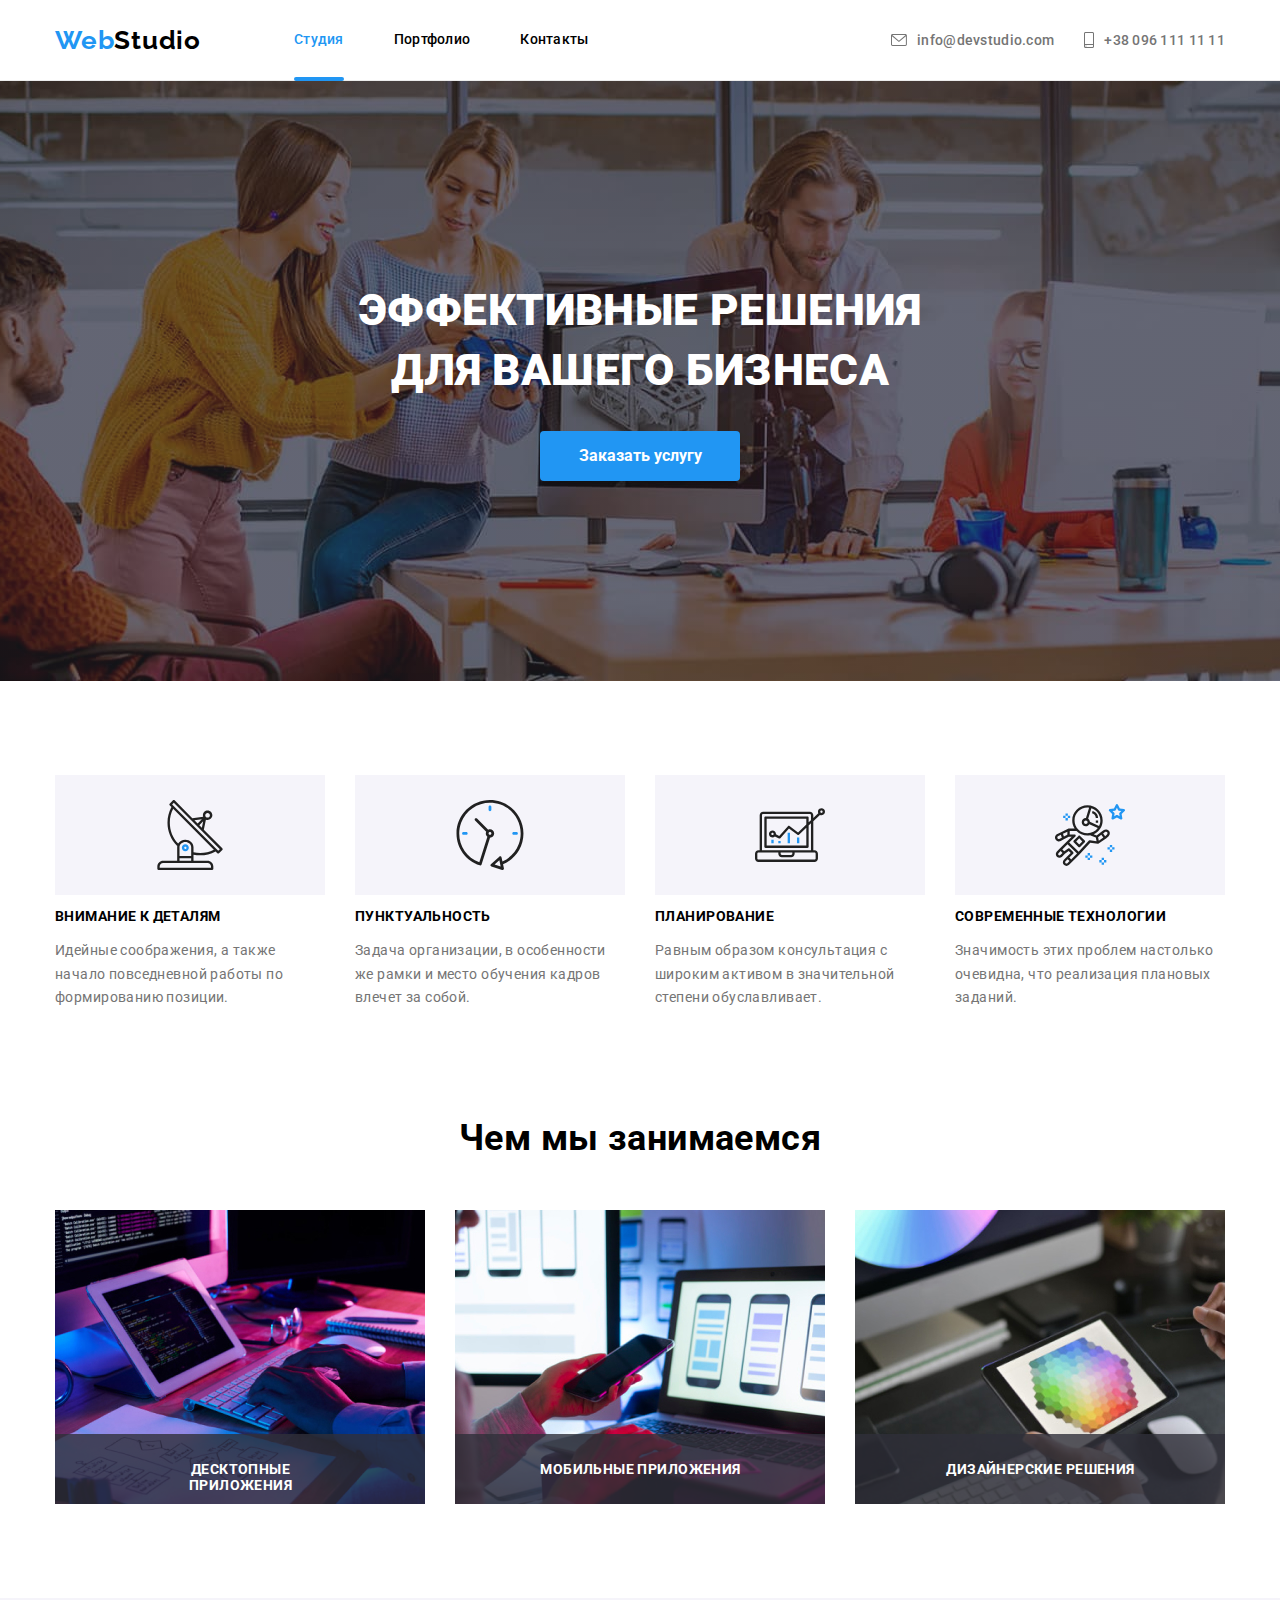
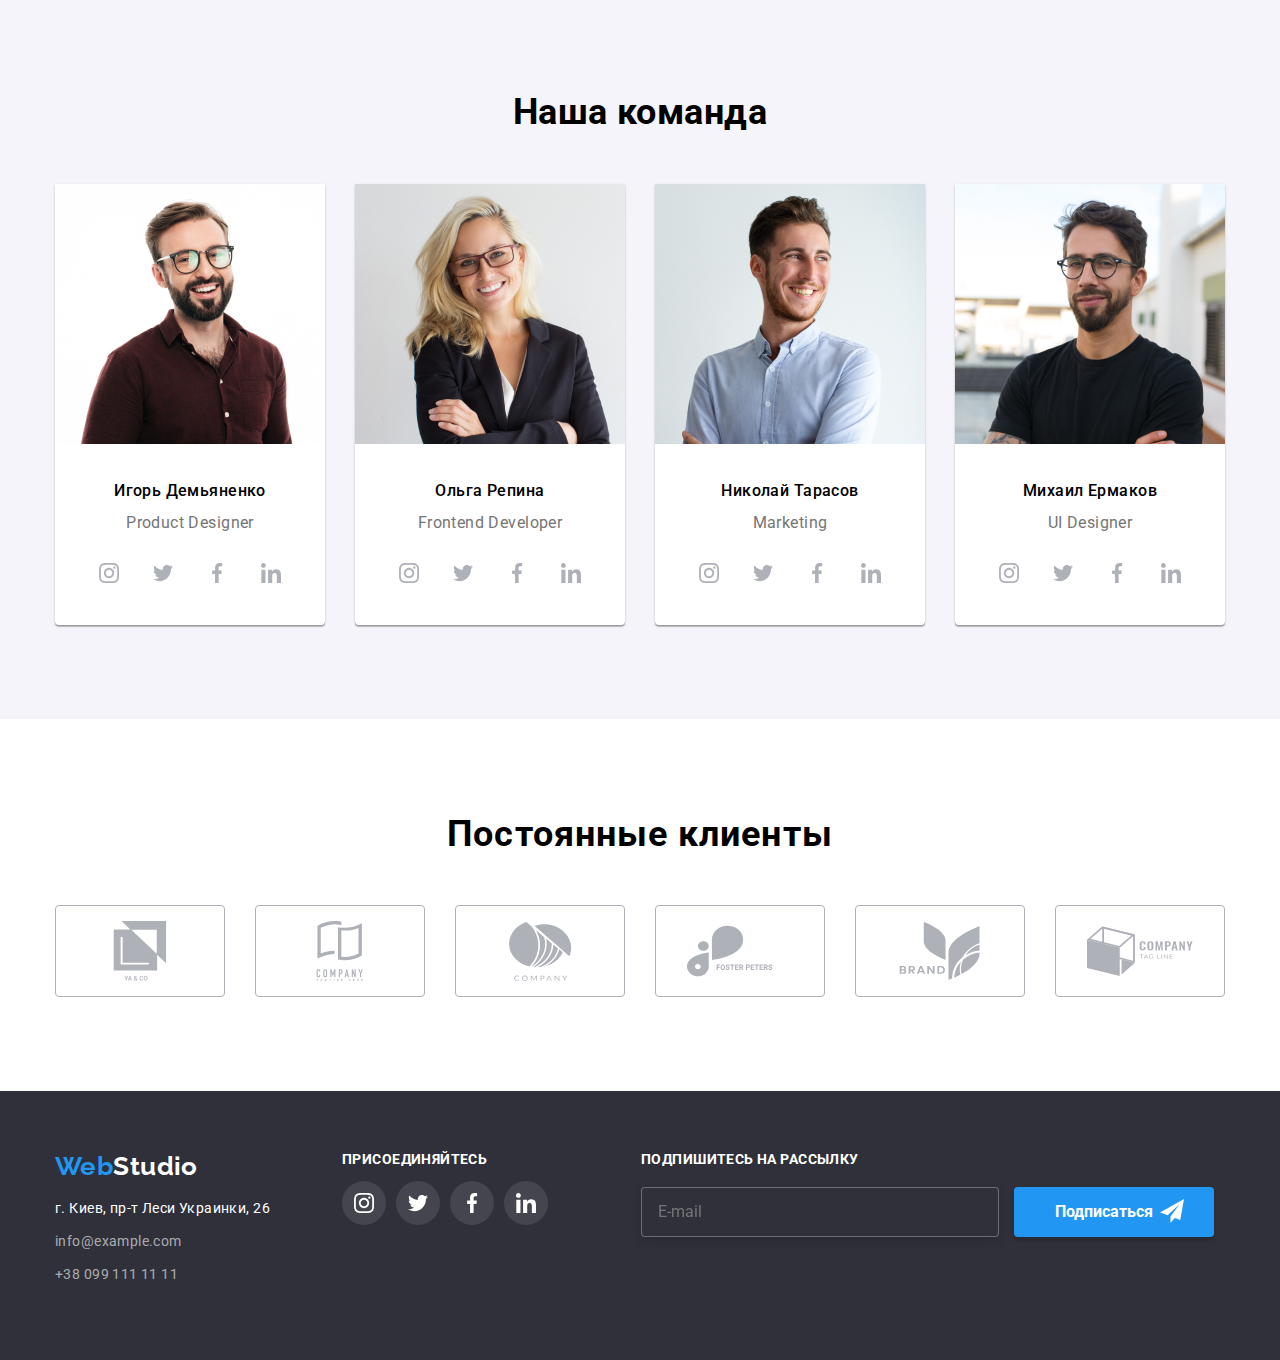
<file: index.html>
<!DOCTYPE html>
<html lang="en">
<head>
    <meta charset="UTF-8">
    <meta http-equiv="X-UA-Compatible" content="IE=edge">
    <meta name="viewport" content="width=device-width, initial-scale=1.0">
    <title>Homework1</title>
    <link rel="stylesheet" href="css/modern-normalize.css">
    <link rel="preconnect" href="https://fonts.googleapis.com">
    <link rel="preconnect" href="https://fonts.gstatic.com" crossorigin>
    <link
        href="https://fonts.googleapis.com/css2?family=Raleway:wght@700&family=Roboto:wght@400;500;700;900&display=swap"
        rel="stylesheet">
    <link rel="stylesheet" href="css/style.css">
</head>

<body>
    <!--Top block info HEADER-->
    <header class="main-nav">
        <div class="container">
        <div class="container-header">
            <nav class="container-mainnav">
                <a href="./index.html" class="header-title"><span class="web-title">Web</span>Studio</a>
                <ul class="site-nav">
                    <li class="item"><a href="./index.html" class="link current">Студия</a></li>
                    <li class="item"><a href="./portfolio.html" class="link">Портфолио</a></li>
                    <li class="item"><a href="Контакты" class="link">Контакты</a></li>
                </ul>
            </nav>
            <ul class="contacts">
                <li class="item-mail">
                    <a href="mailto:info@devstudio.com" class="icon-mail">
                        <svg class="mail" width="16px" height="12px">
                            <use href="./img/symbol-defs.svg#mail"></use>
                        </svg>
                        <span class="name-mail"> info@devstudio.com</span></a>
                </li>
                <li class="item-phone">
                    <a href="tel:+380961111111" class="icon-phone">
                        <svg class="phone" width="10px" height="16px">
                            <use href="./img/symbol-defs.svg#phone"></use>
                        </svg>
                        <span class="name-phone"> +38 096 111 11 11</span> </a>
                </li>
            </ul>
        </div>
        </div>
    </header>
    

    <!--Big block MAIN-->
    <main>
        <section class="section huge-section">
            <div class="container centered">
            <h1 class="main-title">ЭФФЕКТИВНЫЕ РЕШЕНИЯ <br> ДЛЯ ВАШЕГО БИЗНЕСА</h1>
            <button type="button" class="button-primary" data-open-modal>Заказать услугу</button>
            <div class="backdrop is-hidden" data-backdrop>
                <div class="modal">
                    <button data-modal-close class="close">
                        <svg width="18px" height="18px">
                            <use href="./img/symbol-defs1.svg#icon-close"></use>
                        </svg>
                        </button>
                            <h2 class="modal-title">Оставьте свои данные, мы вам перезвоним</h2>
                        <form class="form">
                           <label class="form-field" >
                               <span class="form-label">Имя</span> 
                               <input type="text" name="name" class="form-input">
                               <svg class="icons-modal" width="18px" height="18px" >
                                   <use href="./img/icons.svg#icon-person"></use>
                               </svg>
                           </label>
                           <label class="form-field">
                            <span class="form-label">Телефон</span>
                               <input type="tel" name="phone" class="form-input">
                             <svg class="icons-modal" width="18px" height="18px">
                                 <use href="./img/icons.svg#icon-phone" ></use>
                             </svg>
                           </label>
                           <label class="form-field">
                            <span class="form-label">Почта</span>
                               <input type="email" name="mail" class="form-input">
                            <svg class="icons-modal" width="18px" height="18px">
                                <use href="./img/icons.svg#icon-mail"></use>
                            </svg>
                           </label>

                           <label class="form-field">
                            <span class="form-label_comment">Комментарий</span>
                               <textarea name="comment" placeholder="Введите текст"></textarea>
                           </label>

                           <label class="policy">
                               <input type="checkbox" class="checkbox" name="checkbox">
                               <span class="form-policy"></span>
                            Соглашаюсь с рассылкой и принимаю &#160;<a href="" class="link-policy">Условия договора</a> 
                           </label>
                    <button type="submit" class="modal-button">Отправить</button>
                    
                            </form>
                       
                   
                </div>
            </div>
        </section>
        <section class="section container-offer">
            <h2 class="hiden">Что мы предлагаем</h2>
            <div class="container">
            <ul class="container-four">
                <!--4 blocks together-->
                <li class="list-four">
                    <div class="list-four_icon">
                    <svg class="icon" width="70px" height="70px">
                        <use href="./img/symbol-defs.svg#antenna" ></use>
                    </svg>
                    </div>
                    <h3 class="block-title">Внимание к деталям</h3>
                    <p class="description">Идейные соображения, а также начало повседневной работы по формированию
                        позиции.</p>
                </li>
                <li class="list-four">
                    <div class="list-four_icon">
                    <svg class="icon"  width="70px" height="70px">
                        <use href="./img/symbol-defs.svg#clock" ></use>
                    </svg>
                    </div>
                    <h3 class="block-title">Пунктуальность</h3>
                    <p class="description">Задача организации, в особенности же рамки и место обучения кадров влечет за
                        собой.</p>
                </li>
                <li class="list-four">
                    <div class="list-four_icon">
                    <svg class="icon"  width="70px" height="70px">
                        <use href="./img/symbol-defs.svg#diagram" ></use>
                    </svg>
                    </div>
                    <h3 class="block-title">Планирование</h3>
                    <p class="description">Равным образом консультация с широким активом в значительной степени
                        обуславливает.</p>
                </li>
                <li class="list-four">
                    <div class="list-four_icon">
                    <svg class="icon"  width="70px" height="70px">
                        <use href="./img/symbol-defs.svg#astronaut" ></use>
                    </svg>
                    </div>
                    <h3 class="block-title">Современные технологии</h3>
                    <p class="description">Значимость этих проблем настолько очевидна, что реализация плановых заданий.
                    </p>
                </li>
            </ul>
            </div>
            </div>
        </section>
        <!--What we do-->
        <section class="section work">
            <div class="container">
            <h2 class="work-title">Чем мы занимаемся</h2>
           
            <ul class="link-photo">
                <li class="photo-work">
                    <img src="./img/img.jpg" alt="photo1" width="370"> 
                    <div class="photo-work_title">
                        <h3>Десктопные приложения</h3>
                    </div>
                </li>
                <li class="photo-work">
                     <img src="./img/img1.jpg" alt="photo2" width="370">
                    <div class="photo-work_title">
                        <h3>Мобильные приложения</h3>
                    </div>
                    </li>
                <li class="photo-work">
                     <img src="./img/img2.jpg" alt="photo3" width="370"> 
                    <div class="photo-work_title">
                        <h3>Дизайнерские решения</h3>
                    </div>
                    </li>
            </ul>
            
            </div>
        </section>
        <!--Our crew block-->
        <section class="section crew">
            <div class="container">
            <h2 class="crew-title">Наша команда</h2>
            <ul class="link-photo">
                <li class="photo-bottom crew">
                    <img src="./img/img4.jpg" alt="photo1" width="270">  
                    <div class="photo-bottom_name">
                    <h3 class="name">Игорь Демьяненко</h3>
                    <p class="position">Product Designer</p>
                    <ul class="icon-link">
                        <li class="icon-link_thumb">
                            <a href="" class="icon-main">
                            <svg class="media-icon" width="20px" height="20px">
                                <use href="./img/symbol-defs.svg#instagram"></use>
                            </svg>
                            </a>
                        </li>
                        <li class="icon-link_thumb">
                            <a href="" class="icon-main">
                                <svg class="media-icon" width="20px" height="20px">
                                    <use href="./img/symbol-defs.svg#twitter"></use>
                                </svg>
                            </a>
                        </li>
                        <li class="icon-link_thumb">
                            <a href="" class="icon-main">
                                <svg class="media-icon" width="20px" height="20px">
                                    <use href="./img/symbol-defs.svg#facebook"></use>
                                </svg>
                            </a>
                        </li>
                        <li class="icon-link_thumb">
                            <a href="" class="icon-main">
                                <svg class="media-icon" width="20px" height="20px">
                                    <use href="./img/symbol-defs.svg#linkedin"></use>
                                </svg>
                            </a>
                        </li>
                        
                    </ul>
                    </div>
                </li>

                <li class="photo-bottom crew"><img src="./img/img5.jpg" alt="photo2" width="270">
                    <div class="photo-bottom_name" >
                    <h3 class="name">Ольга Репина</h3>
                    <p class="position">Frontend Developer</p>
                    <ul class="icon-link">
                        <li class="icon-link_thumb">
                            <a href="" class="icon-main">
                                <svg class="media-icon" width="20px" height="20px">
                                    <use href="./img/symbol-defs.svg#instagram"></use>
                                </svg>
                            </a>
                        </li>
                        <li class="icon-link_thumb">
                            <a href="" class="icon-main">
                                <svg class="media-icon" width="20px" height="20px">
                                    <use href="./img/symbol-defs.svg#twitter"></use>
                                </svg>
                            </a>
                        </li>
                        <li class="icon-link_thumb">
                            <a href="" class="icon-main">
                                <svg class="media-icon" width="20px" height="20px">
                                    <use href="./img/symbol-defs.svg#facebook"></use>
                                </svg>
                            </a>
                        </li>
                        <li class="icon-link_thumb">
                            <a href="" class="icon-main">
                                <svg class="media-icon" width="20px" height="20px">
                                    <use href="./img/symbol-defs.svg#linkedin"></use>
                                </svg>
                            </a>
                        </li>
                    
                    </ul>
                    </div>
                </li>

                <li class="photo-bottom crew"><img src="./img/img6.jpg" alt="photo3" width="270">
                    <div class="photo-bottom_name">
                    <h3 class="name">Николай Тарасов</h3>
                    <p class="position">Marketing</p>
                    <ul class="icon-link">
                        <li class="icon-link_thumb">
                            <a href="" class="icon-main">
                                <svg class="media-icon" width="20px" height="20px">
                                    <use href="./img/symbol-defs.svg#instagram"></use>
                                </svg>
                            </a>
                        </li>
                        <li class="icon-link_thumb">
                            <a href="" class="icon-main">
                                <svg class="media-icon" width="20px" height="20px">
                                    <use href="./img/symbol-defs.svg#twitter"></use>
                                </svg>
                            </a>
                        </li>
                        <li class="icon-link_thumb">
                            <a href="" class="icon-main">
                                <svg class="media-icon" width="20px" height="20px">
                                    <use href="./img/symbol-defs.svg#facebook"></use>
                                </svg>
                            </a>
                        </li>
                        <li class="icon-link_thumb">
                            <a href="" class="icon-main">
                                <svg class="media-icon" width="20px" height="20px">
                                    <use href="./img/symbol-defs.svg#linkedin"></use>
                                </svg>
                            </a>
                        </li>
                    
                    </ul>
                    </div>
                </li>

                <li class="photo-bottom crew">
                    <img src="./img/img7.jpg" alt="photo4" width="270">
                    
                    <div class="photo-bottom_name">
                    <h3 class="name">Михаил Ермаков</h3>
                    <p class="position">UI Designer</p>
                    <ul class="icon-link">
                        <li class="icon-link_thumb">
                            <a href="" class="icon-main">
                                <svg class="media-icon" width="20px" height="20px">
                                    <use href="./img/symbol-defs.svg#instagram"></use>
                                </svg>
                            </a>
                        </li>
                        <li class="icon-link_thumb">
                            <a href="" class="icon-main">
                                <svg class="media-icon" width="20px" height="20px">
                                    <use href="./img/symbol-defs.svg#twitter"></use>
                                </svg>
                            </a>
                        </li>
                        <li class="icon-link_thumb">
                            <a href="" class="icon-main">
                                <svg class="media-icon" width="20px" height="20px">
                                    <use href="./img/symbol-defs.svg#facebook"></use>
                                </svg>
                            </a>
                        </li>
                        <li class="icon-link_thumb">
                            <a href="" class="icon-main">
                                <svg class="media-icon" width="20px" height="20px">
                                    <use href="./img/symbol-defs.svg#linkedin"></use>
                                </svg>
                            </a>
                        </li>
                    
                    </ul>
                    </div>
                </li>
            </ul>
           </div>
        </section>
        <section class="section clients">
            <div class="container">
            <h2 class="clients-title">Постоянные клиенты</h2>
            <ul class="clients">
                <li class="clients-link" >
                    <a href="" class="icon-border">
                    <svg class="link-icon" width="106px" height="60px">
                        <use href="./img/symbol-defs.svg#logo1"></use>
                    </svg>
                    </a>
                </li>
                <li class="clients-link">
                    <a href="" class="icon-border">
                    <svg class="link-icon" width="106px" height="60px">
                        <use href="./img/symbol-defs.svg#logo3"></use>
                    </svg>
                    </a>
                </li>
                <li class="clients-link">
                    <a href="" class="icon-border">
                    <svg class="link-icon" width="106px" height="60px">
                        <use href="./img/symbol-defs.svg#logo2"></use>
                    </svg>
                    </a>
                </li>
                <li class="clients-link">
                    <a href="" class="icon-border">
                    <svg class="link-icon" width="106px" height="60px">
                        <use href="./img/symbol-defs.svg#logo5"></use>
                    </svg>
                    </a>
                </li>
                <li class="clients-link">
                    <a href="" class="icon-border">
                    <svg class="link-icon" width="106px" height="60px">
                        <use href="./img/symbol-defs.svg#logo4"></use>
                    </svg>
                    </a>
                </li>
                <li class="clients-link">
                    <a href="" class="icon-border">
                    <svg class="link-icon" width="106px" height="60px">
                        <use href="./img/symbol-defs.svg#logo6"></use>
                    </svg>
                    </a>
                </li>
            </ul>
            </div>
        </section>
    </main>
    <!--last block info FOOTER-->
    <footer class="main-footer">
        <div class="container footer">
        <div class="section-footer">
            <a href="./index" class="foot-title"><span class="web-title">Web</span>Studio</a>
            <address>
                <ul class="contacts-footer">
                    <li class="contacts-footer_bottom"><a href="г.Киев,пр-тЛесиУкраинки,26" class="contacts-down adress">г. Киев, пр-т Леси Украинки,
                            26</a></li>
                    <li class="contacts-footer_bottom"><a href="mailto:info@example.com" class="contacts-down">info@example.com</a></li>
                    <li class="contacts-footer_bottom"><a href="tel:+380991111111" class="contacts-down">+38 099 111 11 11</a></li>
                </ul>
            </address>
        </div>
        <div class="footer-icon">
            <h2 class="join">ПРИСОЕДИНЯЙТЕСЬ</h2>
            <ul class="icon-footer">
                <li class="icon-soc">
                    <a href="instagram" class="soc-net">
                        <svg class="main-icon-footer" width="20px" height="20px">
                            <use href="./img/symbol-defs.svg#instagram"></use>
                        </svg>
                    </a>
                <li class="icon-soc">
                    <a href="instagram" class="soc-net">
                        <svg class="main-icon-footer" width="20px" height="20px">
                            <use href="./img/symbol-defs.svg#twitter"></use>
                        </svg>
                    </a>
                <li class="icon-soc">
                    <a href="instagram" class="soc-net">
                        <svg class="main-icon-footer" width="20px" height="20px">
                            <use href="./img/symbol-defs.svg#facebook"></use>
                        </svg>
                    </a>
                <li class="icon-soc">
                    <a href="instagram" class="soc-net">
                        <svg class="main-icon-footer" width="20px" height="20px">
                            <use href="./img/symbol-defs.svg#linkedin"></use>
                        </svg>
                    </a>
            </ul>
        </div>
        <form class="form-footer">
            
            <label> 
                <h2 class="footer-form_title">Подпишитесь на рассылку</h2>
            <input type="email" class="footer-input" name="mail" placeholder="E-mail">
            </label>
            <button type="submit" class="footer-button">
               <span class="subscribe"> Подписаться</span>
                    <svg width="24px" height="24px" class="form-icon_footer">
                        <use href="./img/icons.svg#send"></use>
                    </svg>
            </button>
        </form>
        </div>
    </footer>
    <script src="./js/modal.js"></script>
</body>

</html>
</file>
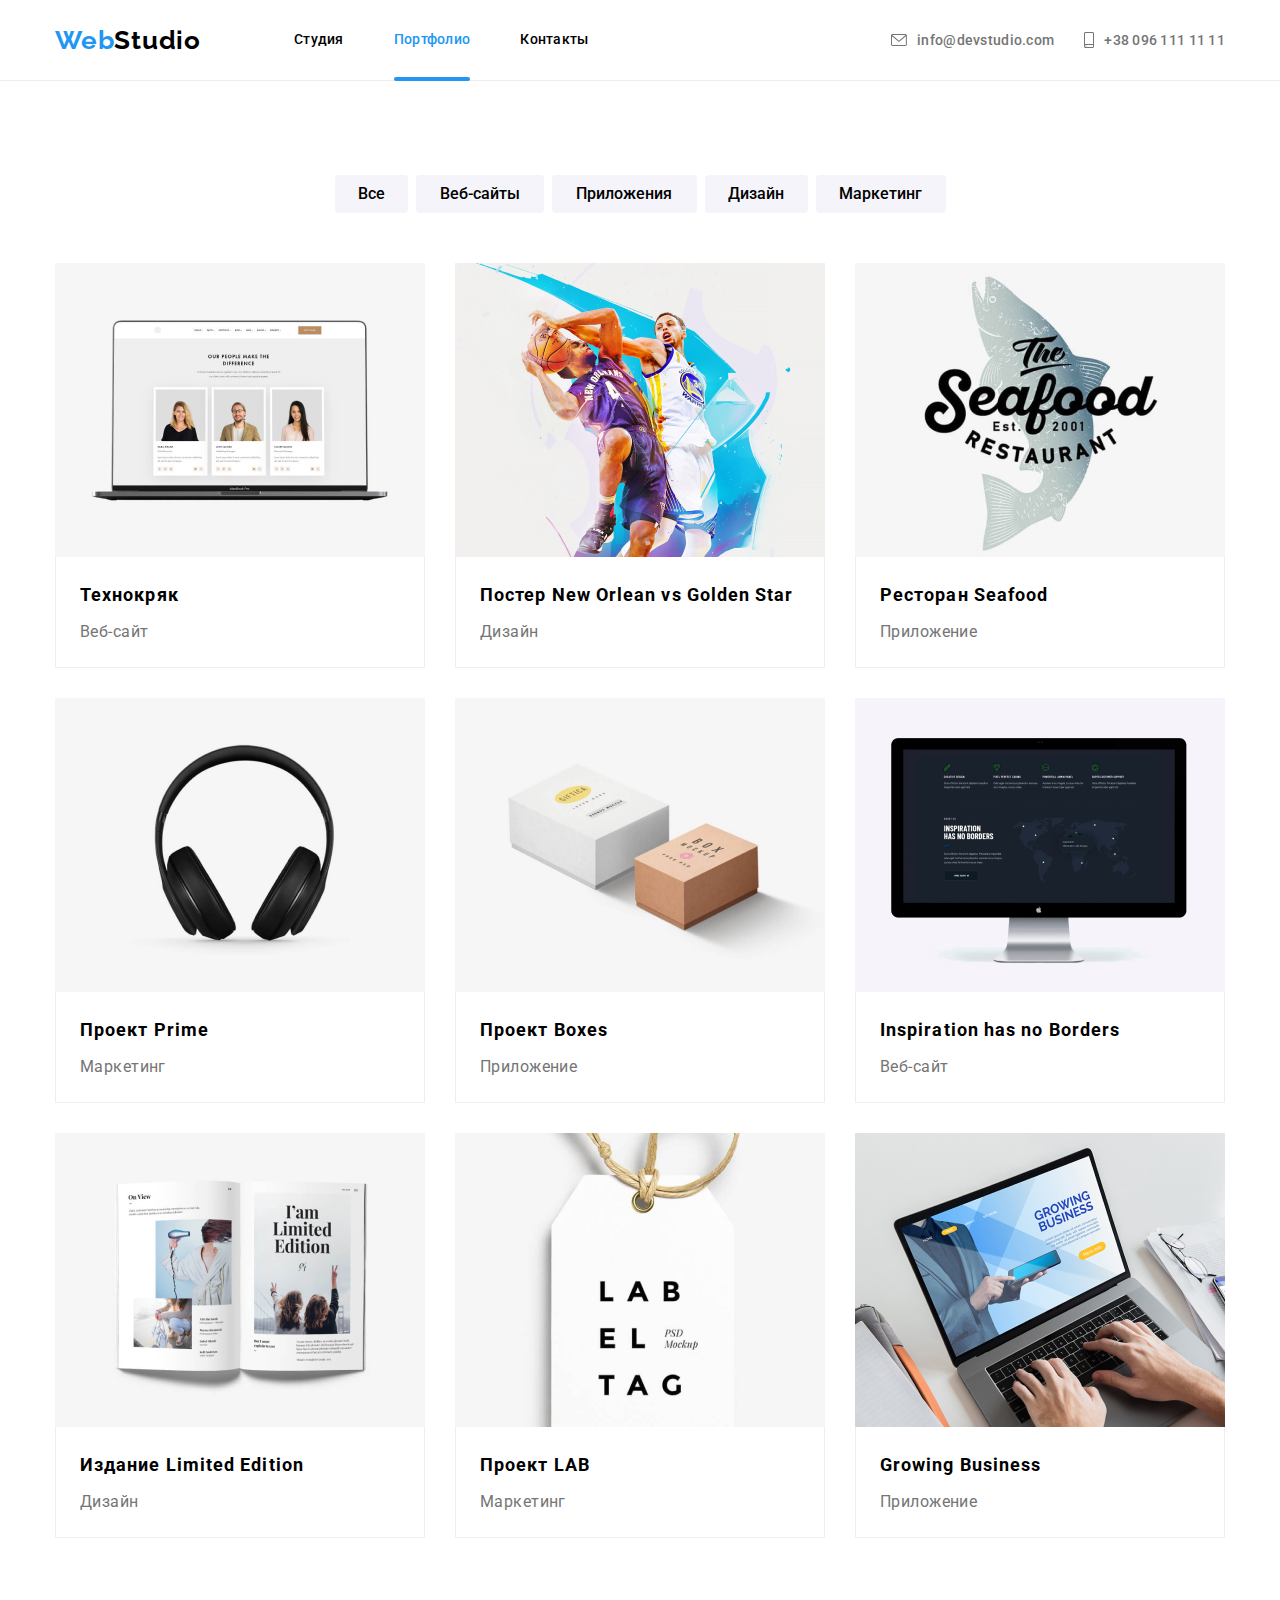
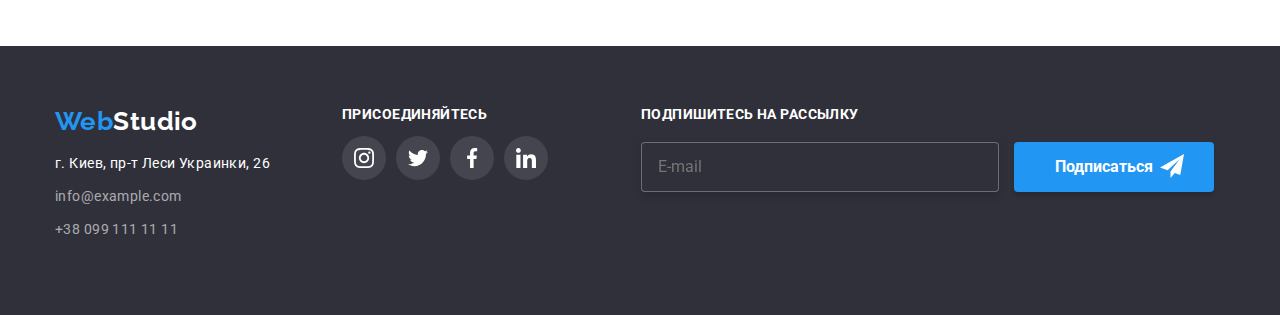
<file: portfolio.html>
<!DOCTYPE html>
<html lang="en">

<head>
    <meta charset="UTF-8">
    <meta http-equiv="X-UA-Compatible" content="IE=edge">
    <meta name="viewport" content="width=device-width, initial-scale=1.0">
    <title>Portfolio</title>
    <link rel="stylesheet" href="css/modern-normalize.css">
    <link rel="preconnect" href="https://fonts.googleapis.com">
    <link rel="preconnect" href="https://fonts.gstatic.com" crossorigin>
    <link
        href="https://fonts.googleapis.com/css2?family=Raleway:wght@700&family=Roboto:wght@400;500;700;900&display=swap"
        rel="stylesheet">
    <link rel="stylesheet" href="css/style.css">
</head>

<body>
    <!--Shapka-->
    <header class="main-nav">
        <div class="container">
            <div class="container-header">
                <nav class="container-mainnav">
                    <a href="./index.html" class="header-title"><span class="web-title">Web</span>Studio</a>
                    <ul class="site-nav">
                        <li class="item"><a href="./index.html" class="link ">Студия</a></li>
                        <li class="item"><a href="./portfolio.html" class="link current">Портфолио</a></li>
                        <li class="item"><a href="Контакты" class="link">Контакты</a></li>
                    </ul>
                </nav>
                <ul class="contacts">
                    <li class="item-mail">
                        <a href="mailto:info@devstudio.com" class="icon-mail">
                            <svg class="mail" width="16px" height="12px">
                                <use href="./img/symbol-defs.svg#mail"></use>
                            </svg>
                            <span class="name-mail"> info@devstudio.com</span></a>
                    </li>
                    <li class="item-phone">
                        <a href="tel:+380961111111" class="icon-phone">
                            <svg class="phone" width="10px" height="16px">
                                <use href="./img/symbol-defs.svg#phone"></use>
                            </svg>
                            <span class="name-phone"> +38 096 111 11 11</span> </a>
                    </li>
                </ul>
            </div>
        </div>
    </header>
   
    <!--Main section-->
    <main>
        <section class="section wrap">
            <div class="container">
            <h1 class="hiden">Портфолио</h1>
            <!--first type of ul-->
            <ul class="buttons">
                <li class="link-button"><button type="button" class="button-portfolio all">Все</button></li>
                <li class="link-button"><button type="button" class="button-portfolio web">Веб-сайты</button></li>
                <li class="link-button"><button type="button" class="button-portfolio apss">Приложения</button></li>
                <li class="link-button"><button type="button" class="button-portfolio des">Дизайн</button></li>
                <li class="link-button"><button type="button" class="button-portfolio mar">Маркетинг</button></li>
            </ul>
            <!--second type of ul-->
            <ul class="wrap-section">
                <li class="wrap-block">
                    <div class="pseudo-el">
                        <p class="pseudo-el_text">
                            Технокряк это современная площадка распространения коронавируса. Компании используют эту платформу для цифрового
                            шпионажа и атак на защищённые сервера конкурентов.
                        </p>
                    </div>
                    <div class="portfolio-img">
                    <img src="./img/img8.jpg" alt="photo1" width="370">
                    </div>
                    
                    <div class="under-photo">
                        <h2 class="title-list">Технокряк</h2>
                        <p class="under-title">Веб-сайт</p>
                    </div>
                    
                </li>
                <li class="wrap-block">
                    <div class="pseudo-el">
                        <p class="pseudo-el_text">
                            Технокряк это современная площадка распространения коронавируса. Компании используют эту платформу для цифрового
                            шпионажа и атак на защищённые сервера конкурентов.
                        </p>
                    </div>
                    <div class="portfolio-img">
                    <img src="./img/img9.jpg" alt="photo2" width="370">
                    </div>
                    <div class="under-photo">
                        <h2 class="title-list">Постер New Orlean vs Golden Star</h2>
                        <p class="under-title">Дизайн</p>
                    </div>
                </li>
                <li class="wrap-block">
                    <div class="pseudo-el">
                        <p class="pseudo-el_text">
                            Технокряк это современная площадка распространения коронавируса. Компании используют эту платформу для цифрового
                            шпионажа и атак на защищённые сервера конкурентов.
                        </p>
                    </div>
                    <div class="portfolio-img">
                    <img src="./img/img10.jpg" alt="photo3" width="370">
                    </div>
                    <div class="under-photo">
                        <h2 class="title-list">Ресторан Seafood</h2>
                        <p class="under-title">Приложение</p>
                    </div>
                </li>
                <li class="wrap-block">
                    <div class="pseudo-el">
                        <p class="pseudo-el_text">
                            Технокряк это современная площадка распространения коронавируса. Компании используют эту платформу для цифрового
                            шпионажа и атак на защищённые сервера конкурентов.
                        </p>
                    </div>
                    <div class="portfolio-img">
                    <img src="./img/img11.jpg" alt="photo4" width="370">
                    </div>
                    <div class="under-photo">
                        <h2 class="title-list">Проект Prime</h2>
                        <p class="under-title">Маркетинг</p>
                    </div>
                </li>
                <li class="wrap-block">
                    <div class="pseudo-el">
                        <p class="pseudo-el_text">
                            Технокряк это современная площадка распространения коронавируса. Компании используют эту платформу для цифрового
                            шпионажа и атак на защищённые сервера конкурентов.
                        </p>
                    </div>
                    <div class="portfolio-img">
                    <img src="./img/img12.jpg" alt="photo5" width="370">
                    </div>
                    <div class="under-photo">
                        <h2 class="title-list">Проект Boxes</h2>
                        <p class="under-title">Приложение</p>
                    </div>
                </li>
                <li class="wrap-block">
                    <div class="pseudo-el">
                        <p class="pseudo-el_text">
                            Технокряк это современная площадка распространения коронавируса. Компании используют эту платформу для цифрового
                            шпионажа и атак на защищённые сервера конкурентов.
                        </p>
                    </div>
                    <div class="portfolio-img">
                    <img src="./img/img13.jpg" alt="photo6" width="370">
                    </div>
                    <div class="under-photo">
                        <h2 class="title-list">Inspiration has no Borders</h2>
                        <p class="under-title">Веб-сайт</p>
                    </div>
                </li>
                <li class="wrap-block">
                    <div class="pseudo-el">
                        <p class="pseudo-el_text">
                            Технокряк это современная площадка распространения коронавируса. Компании используют эту платформу для цифрового
                            шпионажа и атак на защищённые сервера конкурентов.
                        </p>
                    </div>
                    <div class="portfolio-img">
                    <img src="./img/img14.jpg" alt="photo7" width="370">
                    </div>
                    <div class="under-photo">
                        <h2 class="title-list">Издание Limited Edition</h2>
                        <p class="under-title">Дизайн</p>
                    </div>
                </li>
                <li class="wrap-block">
                    <div class="pseudo-el">
                        <p class="pseudo-el_text">
                            Технокряк это современная площадка распространения коронавируса. Компании используют эту платформу для цифрового
                            шпионажа и атак на защищённые сервера конкурентов.
                        </p>
                    </div>
                    <div class="portfolio-img">
                    <img src="./img/img15.jpg" alt="photo8" width="370">
                    </div>
                    <div class="under-photo">
                        <h2 class="title-list">Проект LAB</h2>
                        <p class="under-title">Маркетинг</p>
                    </div>
                </li>
                <li class="wrap-block">
                    <div class="pseudo-el">
                        <p class="pseudo-el_text">
                            Технокряк это современная площадка распространения коронавируса. Компании используют эту платформу для цифрового
                            шпионажа и атак на защищённые сервера конкурентов.
                        </p>
                    </div>
                    <div class="portfolio-img">
                    <img src="./img/img16.jpg" alt="photo9" width="370">
                    </div>
                    <div class="under-photo">
                        <h2 class="title-list">Growing Business</h2>
                        <p class="under-title">Приложение</p>
                    </div>
                </li>

            </ul>
          </div>
        </section>
    </main>
    <!--FOOTER-->
    <footer class="main-footer">
        <div class="container footer">
            <div class="section-footer">
                <a href="./index" class="foot-title"><span class="web-title">Web</span>Studio</a>
                <address>
                    <ul class="contacts-footer">
                        <li class="contacts-footer_bottom"><a href="г.Киев,пр-тЛесиУкраинки,26"
                                class="contacts-down adress">г. Киев, пр-т Леси Украинки,
                                26</a></li>
                        <li class="contacts-footer_bottom"><a href="mailto:info@example.com"
                                class="contacts-down">info@example.com</a></li>
                        <li class="contacts-footer_bottom"><a href="tel:+380991111111" class="contacts-down">+38 099 111 11
                                11</a></li>
                    </ul>
                </address>
            </div>
            <div class="footer-icon">
                <h2 class="join">ПРИСОЕДИНЯЙТЕСЬ</h2>
                <ul class="icon-footer">
                    <li class="icon-soc">
                        <a href="instagram" class="soc-net">
                            <svg class="main-icon-footer" width="20px" height="20px">
                                <use href="./img/symbol-defs.svg#instagram"></use>
                            </svg>
                        </a>
                    <li class="icon-soc">
                        <a href="instagram" class="soc-net">
                            <svg class="main-icon-footer" width="20px" height="20px">
                                <use href="./img/symbol-defs.svg#twitter"></use>
                            </svg>
                        </a>
                    <li class="icon-soc">
                        <a href="instagram" class="soc-net">
                            <svg class="main-icon-footer" width="20px" height="20px">
                                <use href="./img/symbol-defs.svg#facebook"></use>
                            </svg>
                        </a>
                    <li class="icon-soc">
                        <a href="instagram" class="soc-net">
                            <svg class="main-icon-footer" width="20px" height="20px">
                                <use href="./img/symbol-defs.svg#linkedin"></use>
                            </svg>
                        </a>
                </ul>
            </div>
            <form class="form-footer">
            
                <label>
                    <h2 class="footer-form_title">Подпишитесь на рассылку</h2>
                    <input type="email" class="footer-input" name="mail" placeholder="E-mail">
                </label>
                <button type="submit" class="footer-button">
                    <span class="subscribe"> Подписаться</span>
                    <svg width="24px" height="24px" class="form-icon_footer">
                        <use href="./img/icons.svg#send"></use>
                    </svg>
                </button>
            </form>
        </div>
    </footer>

</body>

</html>
</file>
<file: css/style.css>
:root {
  --primary-text-color:color: #212121;
  --p-section-color: #757575;
  --hover-color: #2196f3;
  --background-color:#2f303a;
  --white-color:white;
}

body {
  font-family: Roboto, "sans-serif";
  font-style: normal;
  font-weight: normal;
  font-size: 14px;
  line-height: 1.71em;
  color:var(--primary-text-color);
  letter-spacing: 0.03em;
}
li {
  list-style-type: none;
}
ul {
  margin-left: 0;
  padding-left: 0;
}
.header-title,
a {
  text-decoration: none;
}
/* Главный класс для всех секций */
.container{
margin: auto;
width: 1200px;
padding-left: 15px;
padding-right: 15px;
}

/* Шапка */
.icon-mail {
  color: #757575;
  fill: #757575;
  height: 16px;
   padding-top: 32px;
  padding-bottom: 32px;
  align-items: center;
  display: flex;
  transition: fill, color  250ms cubic-bezier(0.4, 0, 0.2, 1);
}
.icon-phone {
  color: #757575;
  fill: #757575;
  height: 16px;
   padding-top: 32px;
  padding-bottom: 32px;
  align-items: center;
  display: flex;
  transition: fill, color 250ms cubic-bezier(0.4, 0, 0.2, 1);
}
.mail {
  margin-right: 10px;
}
.item-phone{
  margin-left: 30px;
}
.phone {
  margin-right: 10px;
}
.name-mail {
font-weight: 500;
font-size: 14px;
line-height: 0.87em;
letter-spacing: 0.02em;
}
.name-phone {
font-weight: 500;
font-size: 14px;
line-height: 0.87em;
letter-spacing: 0.02em;
}
.main-nav {
  border-bottom: 1px solid #ECECEC;
}
.container-mainnav {
  align-items: center;
  display: flex;
}
.container-header {
 align-items: center;
  display: flex;
}
.site-nav .link {
  display: block;
  padding-top: 32px;
  padding-bottom: 32px;
  transition: color 250ms cubic-bezier(0.4, 0, 0.2, 1);
}
.site-nav {
  margin: 0;
  margin-left: 93px;
  display: flex;
}
.site-nav .item:not(:last-child) {
  margin-right: 50px;
}
/* Контакты */
.contacts {
  margin: 0px;
  margin-left: auto;
  display: flex;
}
.contacts .item + .item {
  margin-left: 50px;
}
.icon-mail:hover,
.icon-mail:focus {
  color: var(--hover-color);
  fill: var(--hover-color);
}
.icon-phone:hover,
.icon-phone:focus {
  color: var(--hover-color);
  fill: var(--hover-color);
}
/* Мейн инфа ПОРТФОЛИО */
/* КНОПКИ */
.buttons {
   margin: 0px;
  margin-bottom: 50px;
  display: flex;
  justify-content: center;
}
.buttons .all {
width: 73px;
}
.buttons .web {
  width: 128px;
}
.buttons .apss {
 width: 145px;
}
.buttons .des {
width: 103px;
}
.buttons .mar {
width: 130px;
}
.link-button:not(:last-child) {
margin-right: 8px;
}
/* WRAP СЕКЦИЯ */
.portfolio-img {
    height: 294px;
}
.pseudo-el{
  position: absolute;
  width: 100%;
  height: 294px;
  overflow: hidden;
}
.pseudo-el::before{
display: block;
content: '';
width: 100%;
height: 100%;
background-color:rgba(33, 150, 243, 0.9);
transform: translateY(100%);
transition: transform 250ms cubic-bezier(0.4, 0, 0.2, 1);

}
.pseudo-el_text{
  width: 100%;
  height: 100%;
  position: absolute;
  top: 0;
  left: 0;
  margin: 0;
  padding: 63px 24px 63px 24px;
  transform: translateY(100%);
font-weight: normal;
font-size: 18px;
line-height: 28px;
color: var(--white-color);
transition: transform 250ms cubic-bezier(0.4, 0, 0.2, 1);
}
.wrap-block:hover .pseudo-el::before,
.wrap-block:hover .pseudo-el_text{
  transform: translateY(0);
}

.wrap-block:hover{
  box-shadow: 0px 1px 1px rgba(0, 0, 0, 0.12), 0px 4px 4px rgba(0, 0, 0, 0.06), 1px 4px 6px rgba(0, 0, 0, 0.16);
}
.section.wrap{
  padding-top: 94px;
  padding-bottom: 94px;
}
.wrap-section{
  display: flex;
  flex-wrap: wrap;
}
.wrap-block{ 
  position: relative;
  width: 370px;
  margin-right: 30px;
  margin-bottom: 30px;
  transition: box-shadow 250ms cubic-bezier(0.4, 0, 0.2, 1);
}
.wrap-block:nth-child(3n){
  margin-right: 0px;
}
.under-photo {
    border: 1px solid #EEEEEE;
    border-top: none;
  padding-left: 24px;
  padding-right: 24px;
  padding-bottom: 20px;
  padding-top: 20px;
}
.wrap-block:nth-last-child(-n+3) {
  margin-bottom: 0px;
}
/* Секция ЧЕМ МЫ ЗАНИМАЕМСЯ  */
.photo-work{
  position: relative;
  height: 294px;
}
.photo-work_title{
  position: absolute;
  color: var(--white-color);
  width: 100%;
  height: 70px;
  background: rgba(47, 48, 58, 0.8);
  left: 0;
  bottom:  0;
}
.photo-work_title h3{
  padding: 27px 82px 27px 83px;
  margin: 0px;
font-weight: bold;
font-size: 14px;
line-height: 1.16;
text-align: center;
text-transform: uppercase;
}
.link-photo {
    margin: 0;
  display: flex;
}
.photo-work:not(:last-child) {
  margin-right: 30px;
}
.photo-bottom:not(:last-child) {
  margin-right: 30px;
}
/* MODALNOE OKNO */
.link-policy{
  color: var(--hover-color);
  text-decoration: underline;
}

.form-input:hover,
.form-input:focus{
  border-color: var(--hover-color);
}
input{
  border: 1px solid rgba(33, 33, 33, 0.2);
border-radius: 4px;
  outline: none;
}
.form-input:hover + .icons-modal,
.form-input:focus + .icons-modal{
  fill: var(--hover-color);
}
.modal-button{
  width: 200px;
  height: 50px;
  margin-top: 30px;
background: #188CE8;
box-shadow: 0px 4px 4px rgba(0, 0, 0, 0.15);
border-radius: 4px;
border-color: transparent;
font-family: Roboto;
font-style: normal;
font-weight: bold;
font-size: 16px;
line-height: 0.53;
color: var(--white-color);
margin-left: 124px;
cursor: pointer;
}
.modal-title{
  margin: 0;
}
.form{
  text-align: left;
 padding: 12px 40px 40px 40px;
}
.form-label{
font-weight: normal;
font-size: 12px;
line-height: 14px;
letter-spacing: 0.01em;
margin-bottom: 4px;
}
.form-label_comment{
font-weight: normal;
font-size: 12px;
line-height: 14px;
letter-spacing: 0.01em;
margin-bottom: 4px;
}
.icons-modal{
  position: absolute;
  top: 50%;
  left: 3%;
  transition: fill 250ms cubic-bezier(0.4, 0, 0.2, 1);
}
.form-field{
  display: flex;
  flex-direction: column;
  position: relative;
  color: #757575;
}
.form-field:nth-child(-n+3){
  margin-bottom: 10px;
}
.form-policy{
  display: inline-block;
  width: 16px;
  height: 15px;
  border: 2px solid #212121;
  border-radius: 2px;
  margin-right: 7px;
}
.policy{
  display: flex;
  align-items: center;
  color: #757575;
  justify-content: center;
}
.checkbox{
  appearance: none;
  position: absolute;
  
}
.checkbox:checked + .form-policy{
  background-color: #2196F3;
  border-color: #2196F3;;
  background-image: url(../img/icon-check.svg);
  background-size: cover;
  background-position: center;
}
textarea{
  font-family: Roboto;
font-style: normal;
font-weight: normal;
font-size: 14px;
line-height: 16px;
letter-spacing: 0.01em;
  border: 1px solid rgba(33, 33, 33, 0.2);
border-radius: 4px;
  resize: none;
  height: 120px;
  margin-bottom: 20px;
  padding-left: 16px;
  padding-top: 12px;
  transition: border-color 250ms cubic-bezier(0.4, 0, 0.2, 1);
  outline: none;
}
textarea:hover,
textarea:focus{
  border-color: var(--hover-color);
}
.form-input{
  padding-left: 40px;
  height: 40px;
  transition: border-color 250ms cubic-bezier(0.4, 0, 0.2, 1);
}
.backdrop{
  width: 100%;
  height: 100%;
  top: 0;
  left: 0;
background-color: rgba(0, 0, 0, 0.2);
  position: fixed;
  z-index: 1;
}
.modal{
  position: absolute;
  left: 50%;
  top: 50%;
width: 528px;
  transform: translate(-50%,-50%);
  background: #FFFFFF;
box-shadow: 0px 1px 3px rgba(0, 0, 0, 0.12), 0px 1px 1px rgba(0, 0, 0, 0.14), 0px 2px 1px rgba(0, 0, 0, 0.2);
border-radius: 4px;
}
.close:hover,
.close:focus{
  fill: var(--hover-color);
}
.close {
  display: flex;
  align-items: center;
  border-radius: 50%;
  width: 30px;
  height: 30px;
  background-color: var(--white-color);
  border: 1px solid rgba(0, 0, 0, 0.1);
 margin-top: 8px;
 margin-left: 490px;
 cursor: pointer;
 transition: fill 250ms cubic-bezier(0.4, 0, 0.2, 1);
}
.backdrop.is-hidden {
  opacity: 0;
  pointer-events: none;
}
/* СПРАЙТЫ ДЛЯ СЕКЦИИ ЧТО МЫ ПРЕДЛАГАЕМ */
.list-four_icon{
 width: 270px;
 height: 120px;
 background-color: #F5F4FA;
 display: flex;
 align-items: center;
 justify-content: center;
}
/* СЕКЦИЯ НАША КОМАНДА */
.icon-main {
  display: flex;
  align-items: center;
  justify-content: center;
  color: #AFB1B8;
  border-radius: 50%;
  width: 44px; 
  height: 44px;
  transition: color, background-color 250ms cubic-bezier(0.4, 0, 0.2, 1);
}
.media-icon {
  fill: currentColor;
}
.icon-main:hover,
.icon-main:focus {
  color: white;
  background-color: var(--hover-color);
}
.icon-main:not(:last-child){
  margin-right: 10px;
}
.icon-link{
 margin: 0px;
  display: flex;
  justify-content: center;
  margin-top: 16px;
}
.icon-link_thumb:not(:last-child){
margin-right: 10px;
}
.section.crew {
  padding-top: 94px;
  padding-bottom: 94px;
}
.crew {
background-color: #F5F4FA;
}
.section .crew {
  text-align: center;
  box-shadow: 0px 1px 3px rgba(0, 0, 0, 0.12), 0px 1px 1px rgba(0, 0, 0, 0.14), 0px 2px 1px rgba(0, 0, 0, 0.2);
border-radius: 0px 0px 4px 4px;
}
/* ФУТЕР */
.header-title {
  font-family: Raleway;
  font-weight: bold;
  font-size: 26px;
  line-height: 1.19em;
  color: black;
  letter-spacing: 0.03em;
}
.web-title {
  color: var(--hover-color);
}
/* Блок предложений */
.container-offer{
   padding-top: 94px;
 padding-bottom: 94px;
}
.container-four {
  display: flex;
  margin: 0px;
}
.list-four:last-child {
  margin-right: 0px ;
}
.list-four {
  margin-right: 30px;
  width: 270px;
}
/* Ховер контакты */

.site-nav .link {
  font-weight: 500;
  font-size: 14px;
  line-height: 1.14em;
  letter-spacing: 0.02em;
  color: var(--primary-text-color);
}
.site-nav .link.current {
  color: var(--hover-color);
  position: relative;
}
.link.current::after{
  position: absolute;
  display: inline-block;
  content: '';
  width: 100%;
  height: 4px;
  left: 0;
  bottom: -1px;
  background: #2196F3;
border-radius: 2px;
}
.site-nav .link:hover,
.site-nav .link:focus {
  color: var(--hover-color)
}
/* Контакты */
.contacts .contacts-head:hover,
.contacts .contacts-head:focus {
  color: var(--hover-color)
}
.contacts .contacts-head {
  color: var(--p-section-color);
  font-weight: 500;
  font-size: 14px;
  line-height: 1.14em;
  letter-spacing: 0.02em;
}
/* Большая маленькая секция */
.button-primary {
    margin-top: 30px;
font-weight: bold;
font-size: 16px;
line-height: 1.87;
width: 200px;
height: 50px;
left: 529px;
top: 415px;
background: var(--hover-color);
box-shadow: 0px 4px 4px rgba(0, 0, 0, 0.15);
border-radius: 4px;
color:var(--white-color);
cursor: pointer;
border-color: transparent;
}
.button-portfolio {
height: 38px;
top: 174px;
border-color: transparent;
font-family: Roboto;
font-weight: 500;
font-size: 16px;
line-height: 1.62em;
background-color:#F5F4FA;
border-radius: 4px;
cursor: pointer;
transition: color, background-color 250ms cubic-bezier(0.4, 0, 0.2, 1);
}
.button-portfolio:hover,
.button-portfolio:focus {
  box-shadow: 0px 3px 1px rgba(0, 0, 0, 0.1), 0px 1px 2px rgba(0, 0, 0, 0.08), 0px 2px 2px rgba(0, 0, 0, 0.12);
    background-color:var(--hover-color);
    color: var(--white-color);
}
.huge-section {
    padding-top: 200px;
    padding-bottom: 200px;
    margin-left: auto;
    margin-right: auto;
 background-color: var(--background-color);
 max-width: 1600px;
  background-color: var(--background-color);
 background-image: linear-gradient(to right, rgba(47, 48, 58, 0.4), rgba(47, 48, 58, 0.4) ) , url('../img/hero.jpg');
 background-repeat: no-repeat;
 background-size: cover;
 background-position: center;
}
.container.centered {
    text-align: center;
}
.main-title {
  font-family: Roboto;
  margin: 0px;
  font-weight: 900;
  font-size: 44px;
  line-height: 1.36em;
  color: var(--white-color);
}
 /* Скрытый параграф */
.hiden {
  display:none;
}
/* Параграфы */
.title-list {
  font-family: Roboto;
font-weight: bold;
font-size: 18px;
line-height: 2em;
letter-spacing: 0.06em;
margin: 0;
margin-bottom: 4px;
}
.under-title {
font-size: 16px;
line-height: 1.87em;
color:var(--p-section-color);
margin: 0;
}

.border-block {
  border: 1px solid #EEEEEE;
  border-top: none;
  width: 100%;
  height: 110px;
}
/* 4 Блока */
.block-title {
  font-weight: bold;
  font-size: 14px;
  line-height: 1.14em;
  text-transform: uppercase;
}
.description {
  color: #757575;
}

/*  Секция Что мы делаем чим занимаемся */
.section.work{
  padding-bottom: 94px;
}
.work-title {
  margin: 0;
  margin-bottom: 50px;
    
  font-weight: bold;
  font-size: 36px;
  line-height: 1.16em;
  text-align: center;
}
/* Секция Наша команда и должность */
.photo-bottom.crew{
  background-color: var(--white-color)
}
.crew-section {
  background-color: #f5f4fa;
}
.crew-title {
    margin: 0;
    margin-bottom: 50px;
  font-weight: bold;
  font-size: 36px;
  line-height: 1.16em;
  text-align: center;
}
.photo-bottom_name{
    padding-top: 30px;
    padding-bottom: 30px;
}
.name {
  font-weight: 500;
  font-size: 16px;
  line-height: 1.18em;
  margin: 0;
  margin-bottom: 10px;
}
.position {
  margin: 0;
  font-size: 16px;
  color: #757575;
}
/* CLIENTS */
.section.clients{
  padding-top: 94px;
  padding-bottom: 94px;
}
.clients-title{
  font-family: Roboto;
font-style: normal;
font-weight: bold;
font-size: 36px;
line-height: 42px;
text-align: center;
letter-spacing: 0.03em;
margin: 0px;
margin-bottom: 50px;
}
.clients {
  margin: 0px;
  display: flex;
}
.icon-border {
  width: 170px;
height: 92px;
border: 1px solid #AFB1B8;
box-sizing: border-box;
border-radius: 4px;
display: flex;
justify-content: center;
align-items: center;
transition: border-color 250ms cubic-bezier(0.4, 0, 0.2, 1);
}
.icon-border:not(:last-child){
  margin-right: 30px;
}

.link-icon {
  fill:#AFB1B8 ;
  transition: fill 250ms cubic-bezier(0.4, 0, 0.2, 1);
  
}
.clients-link:not(:last-child){
margin-right: 30px;
}
.icon-border:hover .link-icon,
.icon-border:hover,
.icon-border:focus .link-icon,
.icon-border:focus{
  border-color: var(--hover-color);
  fill: var(--hover-color);
  outline: none;
}
/* ФУТЕР */
.soc-net {
  background-color:rgba(255, 255, 255, 0.1);
  fill: white;
  border-radius: 50%;
  width: 44px; 
  height: 44px;
  display: flex;
  align-items: center;
  justify-content: center;
  transition: background-color 250ms cubic-bezier(0.4, 0, 0.2, 1);
}
.soc-net:focus,
.soc-net:hover{
  background-color: var(--hover-color);
}
.footer-icon{
  margin-left: 72px;
}
.join {
  color: var(--white-color);
  font-family: Roboto;
font-style: normal;
font-weight: bold;
font-size: 14px;
line-height: 16px;
letter-spacing: 0.03em;
text-transform: uppercase;
  margin-top: 0px;
}
.icon-footer {
  display: flex;
}
.icon-soc:not(:last-child){
margin-right: 10px;
}
.foot-title {
  font-family: Raleway;
  font-weight: bold;
  font-size: 26px;
  line-height: 1.19em;
  color: var(--white-color);
}
.main-footer {
  padding-top: 60px;
  padding-bottom: 60px;
  background-color: var(--background-color);
}
.contacts-footer .contacts-down {
  font-style: normal;
  font-weight: normal;
  font-size: 14px;
  line-height: 1.71em;
  color: rgba(255, 255, 255, 0.6);
  transition: color 250ms cubic-bezier(0.4, 0, 0.2, 1);
}
.contacts-footer .contacts-down:hover,
.contacts-footer .contacts-down:focus {
  color: var(--hover-color);
}
.contacts-footer .adress {
  color: var(--white-color);
}
.contacts-footer_bottom:not(:last-child){
margin-bottom: 9px;
}
.container.footer{
  display: flex;
}
.footer-input{
  font-size: 16px;
line-height: 20px;
  color: rgba(255, 255, 255, 0.6);
  width: 358px;
  height: 50px;
  padding-left: 16px;
  border: 1px solid rgba(255, 255, 255, 0.3);
filter: drop-shadow(0px 4px 4px rgba(0, 0, 0, 0.15));
border-radius: 4px;
background: #2F303A;
}
.footer-form_title{

font-weight: bold;
font-size: 14px;
line-height: 16px;
text-transform: uppercase;
color: #FFFFFF;
  margin: 0;
  margin-bottom: 20px;
}
.form-footer{
  margin-left: 93px;
}
.footer-button{
  margin-left: 12px;
  position: relative;
font-weight: bold;
font-size: 16px;
line-height: 30px;
  width: 200px;
height: 50px;
background: #2196F3;
box-shadow: 0px 4px 4px rgba(0, 0, 0, 0.15);
border-radius: 4px;
color: var(--white-color);
cursor: pointer;
border-color: transparent;
}
.form-icon_footer{
  position: absolute;
  top: 10px;
  right: 28px
}
.subscribe{
  margin-right: 20px;
}
</file>
